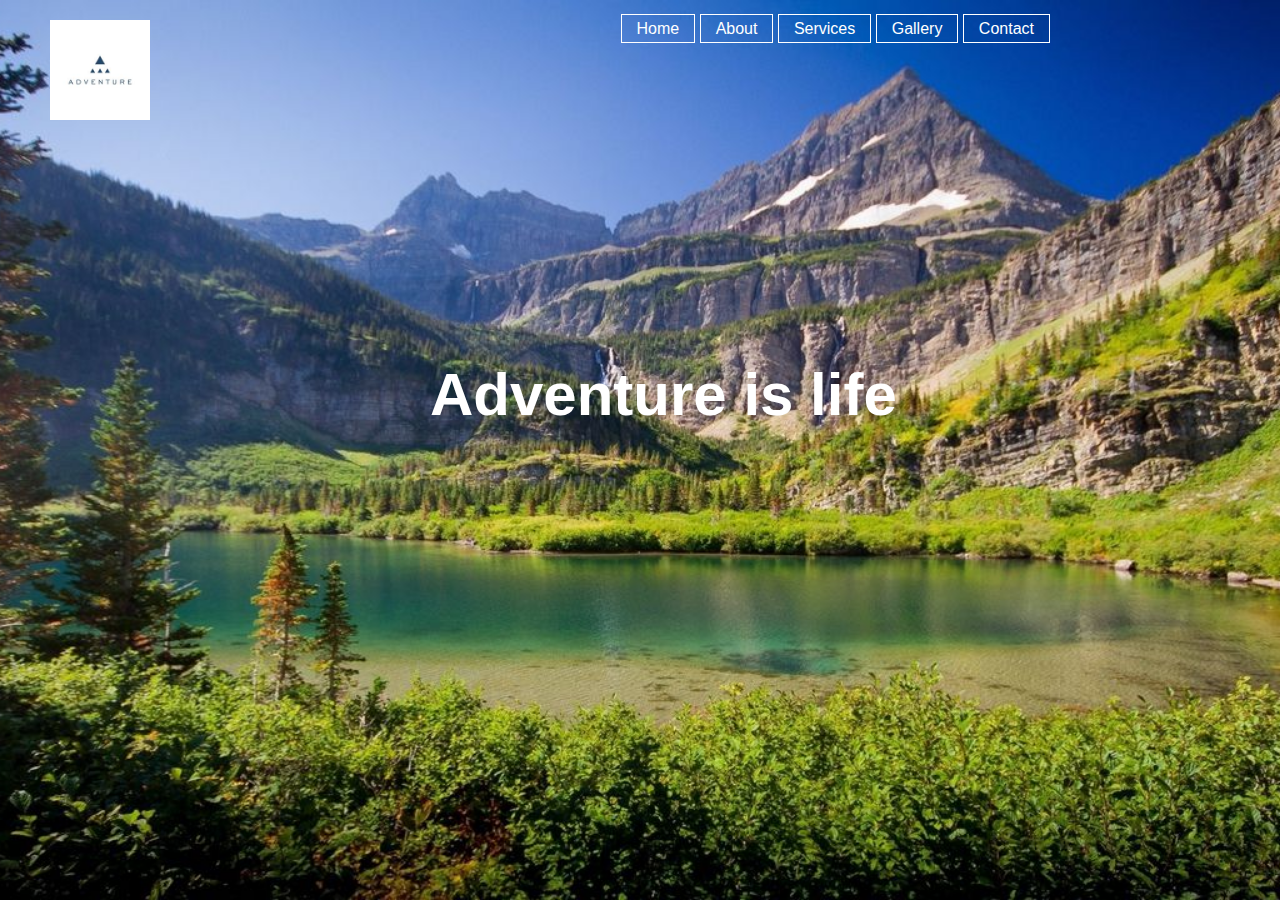
<file: index.html>
<!doctype html>
<!DOCTYPE html>
<html>
<head>
	<title>MY FIRST WEBSITE</title>
	<link rel="stylesheet" type="text/css" href="style.css"
</head>
<body>
	<header>
		<div class="main">
			<div class="logo">
				<img src="logo.jpg">
			</div>
        
			<ul>
				<li><a href="index.html">Home</a></li>
               <li><a href="About.html">About</a></li>
		        <li><a href="Services.html">Services</a></li>
		       	<li><a href="Gallery.html">Gallery</a></li>
		       	<li><a href="Contact.html">Contact</a></li>
		       	
			</ul>
		<div class="text">
		<h1>Adventure is life</h1>
		</div>
	</header>
	

</body>
</html>
</file>
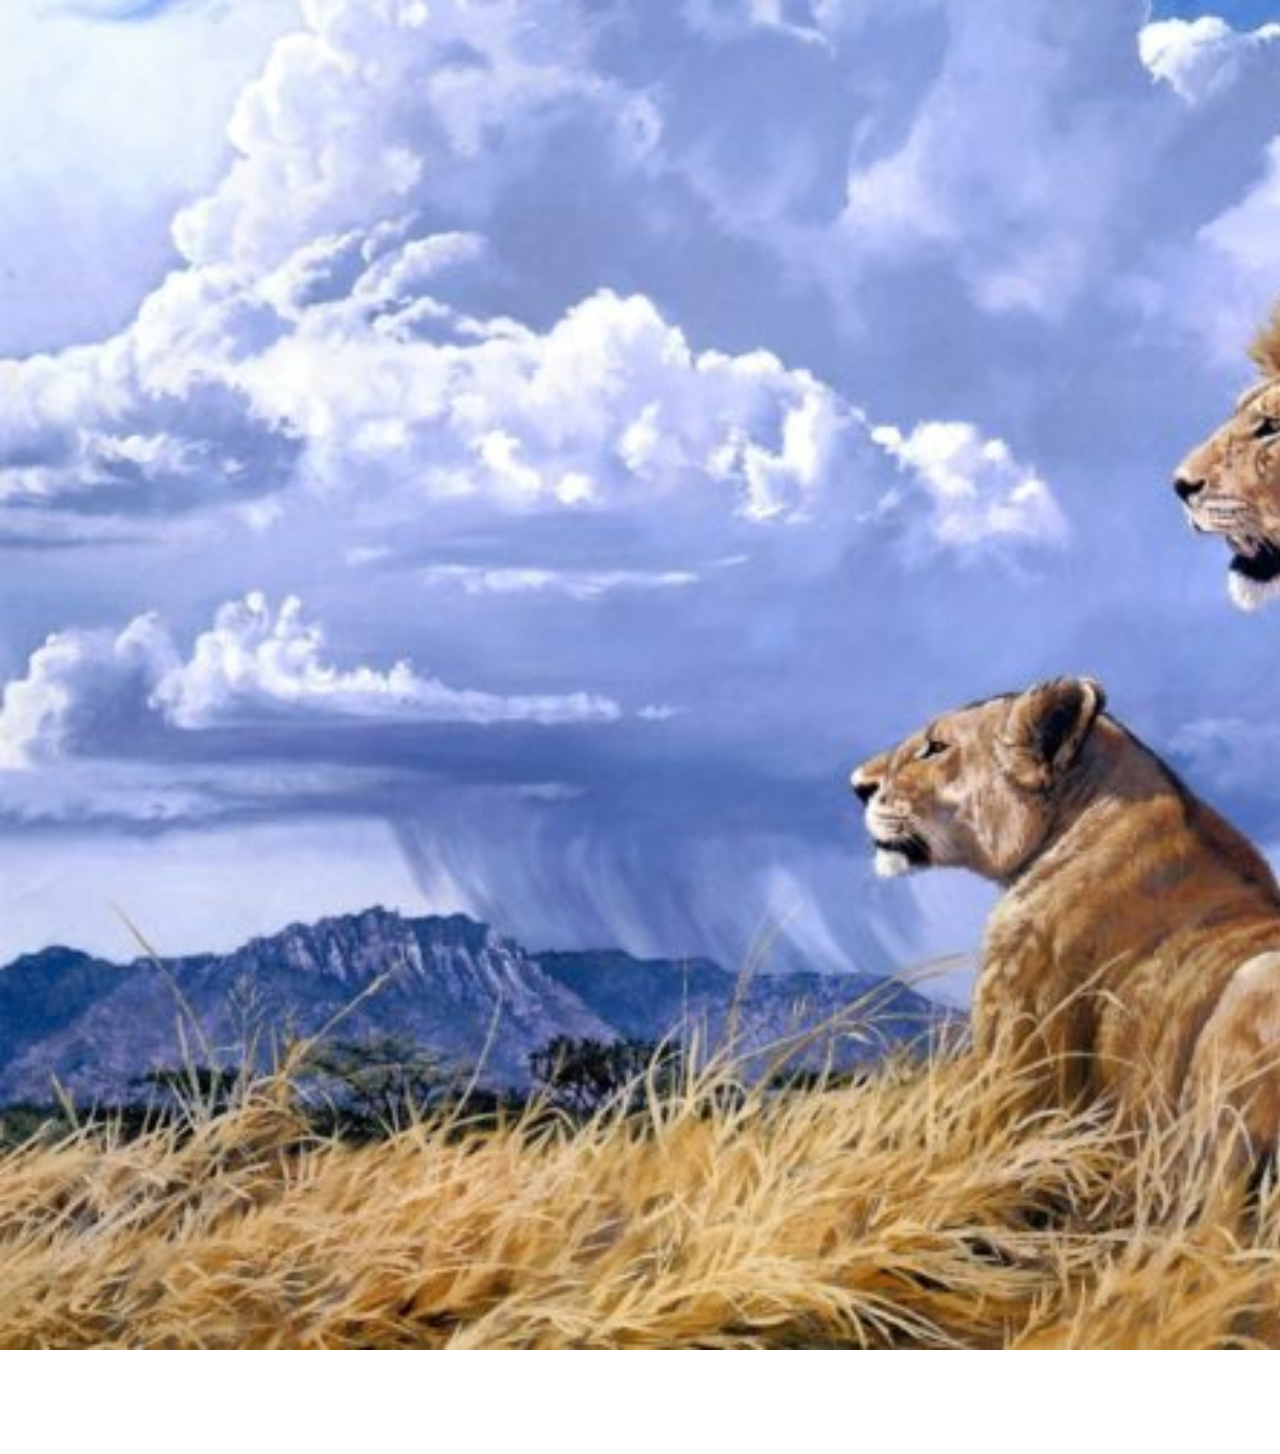
<file: About.html>
<!doctype html>
<!DOCTYPE html>
<html>
<head>
	<title></title>
	<link rel="stylesheet" type="text/css" href="style.css">
</head>
	<header>
		<div class="animal">
	<img src="lion.jpg">
	
	</div>
</header>
</head>
<body>
</body>
</html>
</file>
<file: style.css>
*{
	margin: 0;
	padding: 0;
	font-family: sans-serif;
}
header{
	background-image: url(mountain2.jpg);
	height: 100vh;
	background-size: cover;
	background-position: center;
}
ul{
	list-style: none;
	float: right;
	margin-top: 20px;
}
ul li{
	display: inline-block;

}
ul li a{
	text-decoration: none;
	color: #fff;
	padding: 5px 15px;
	border:1px solid #fff;

}
ul li a:hover{
	background-color: #fff;
	color:#000;

}


.logo img{
	float: left;
	width: 100px;
	height: auto;
	margin-top: 20px;




}
.main{
	max-width: 1000px;
	margin-left: 50px;
}
.text{
	position: absolute;
	top: 40%

	

}
h1{
	color: #fff;
	font-family:sans-serif;
	font-size: 60px;
	text-align: center;
	margin-left: 380px;

}
.animal img{                                                           
	background-repeat: no-repeat;
	height: 150vh;
	width: auto;
	background-size: cover;
	background-position: center;
	margin-bottom: 100px;
}
</file>
